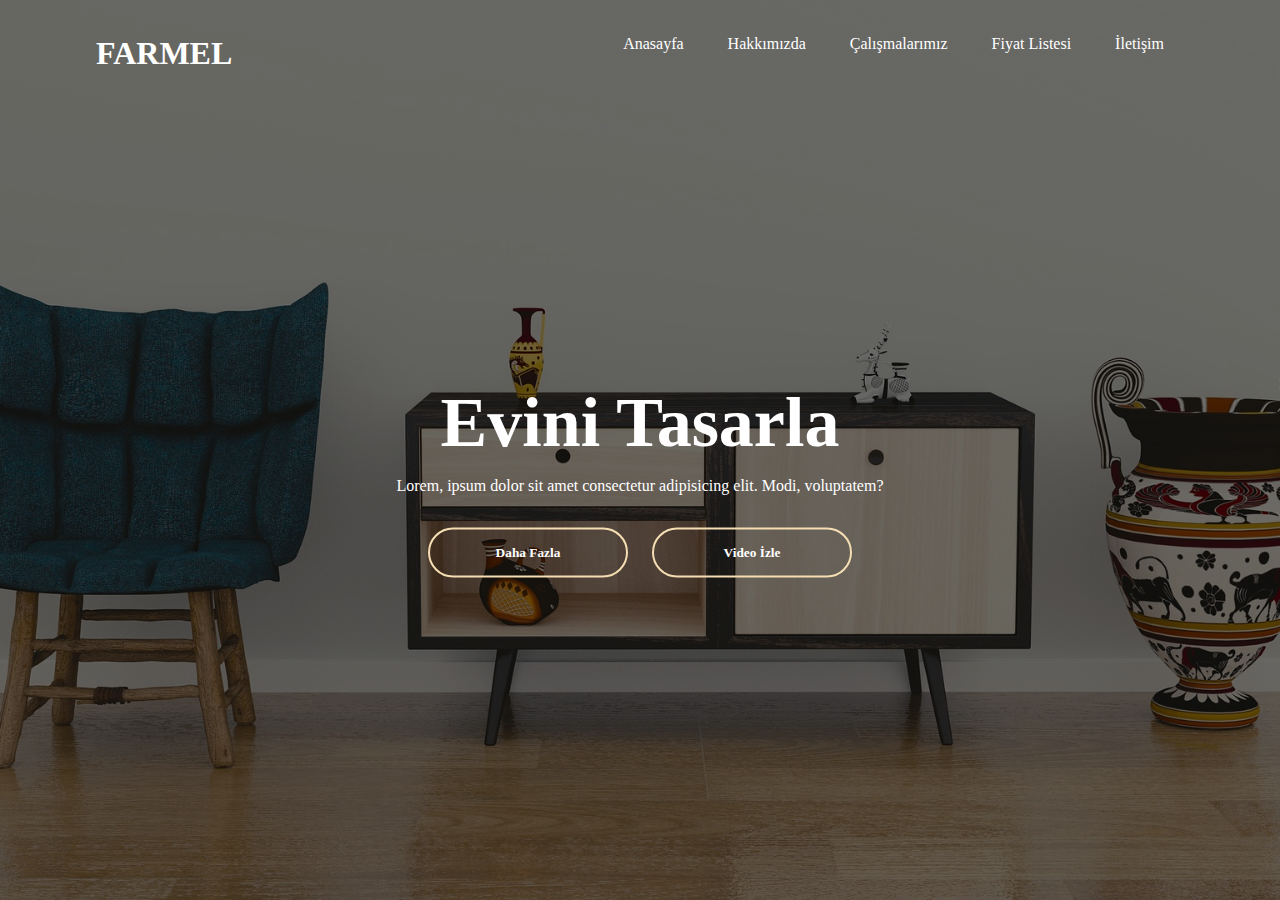
<file: Mimarlık/index.html>
<html lang="en">
<head>
    <meta charset="UTF-8">
    <meta name="viewport" content="width=device-width, initial-scale=1.0">
    <title>Farmel Mimarlık | Ömer Deniz</title>
    <link rel="stylesheet" href="style.css">
</head>
<body>
    <!-- banner baslangic -->
    <div class="banner">
         <div class="navbar">
           <h1 class="logo"> FARMEL</h1>
           <ul>
            <li><a href="#">Anasayfa</a></li>
            <li><a href="#">Hakkımızda</a></li>
            <li><a href="#">Çalışmalarımız</a></li>
            <li><a href="#">Fiyat Listesi</a></li>
            <li><a href="#">İletişim</a></li>
           </ul>
         </div>
         <div class="content">
            <h2>Evini Tasarla</h2>
            <p>Lorem, ipsum dolor sit amet consectetur adipisicing elit. Modi, voluptatem?</p>
         <div>
            <button><span></span>Daha Fazla</button>
            <button><span></span>Video İzle</button>
         </div>
        </div>
    </div>
    <!--  banner end -->
</body>
</html>
</file>
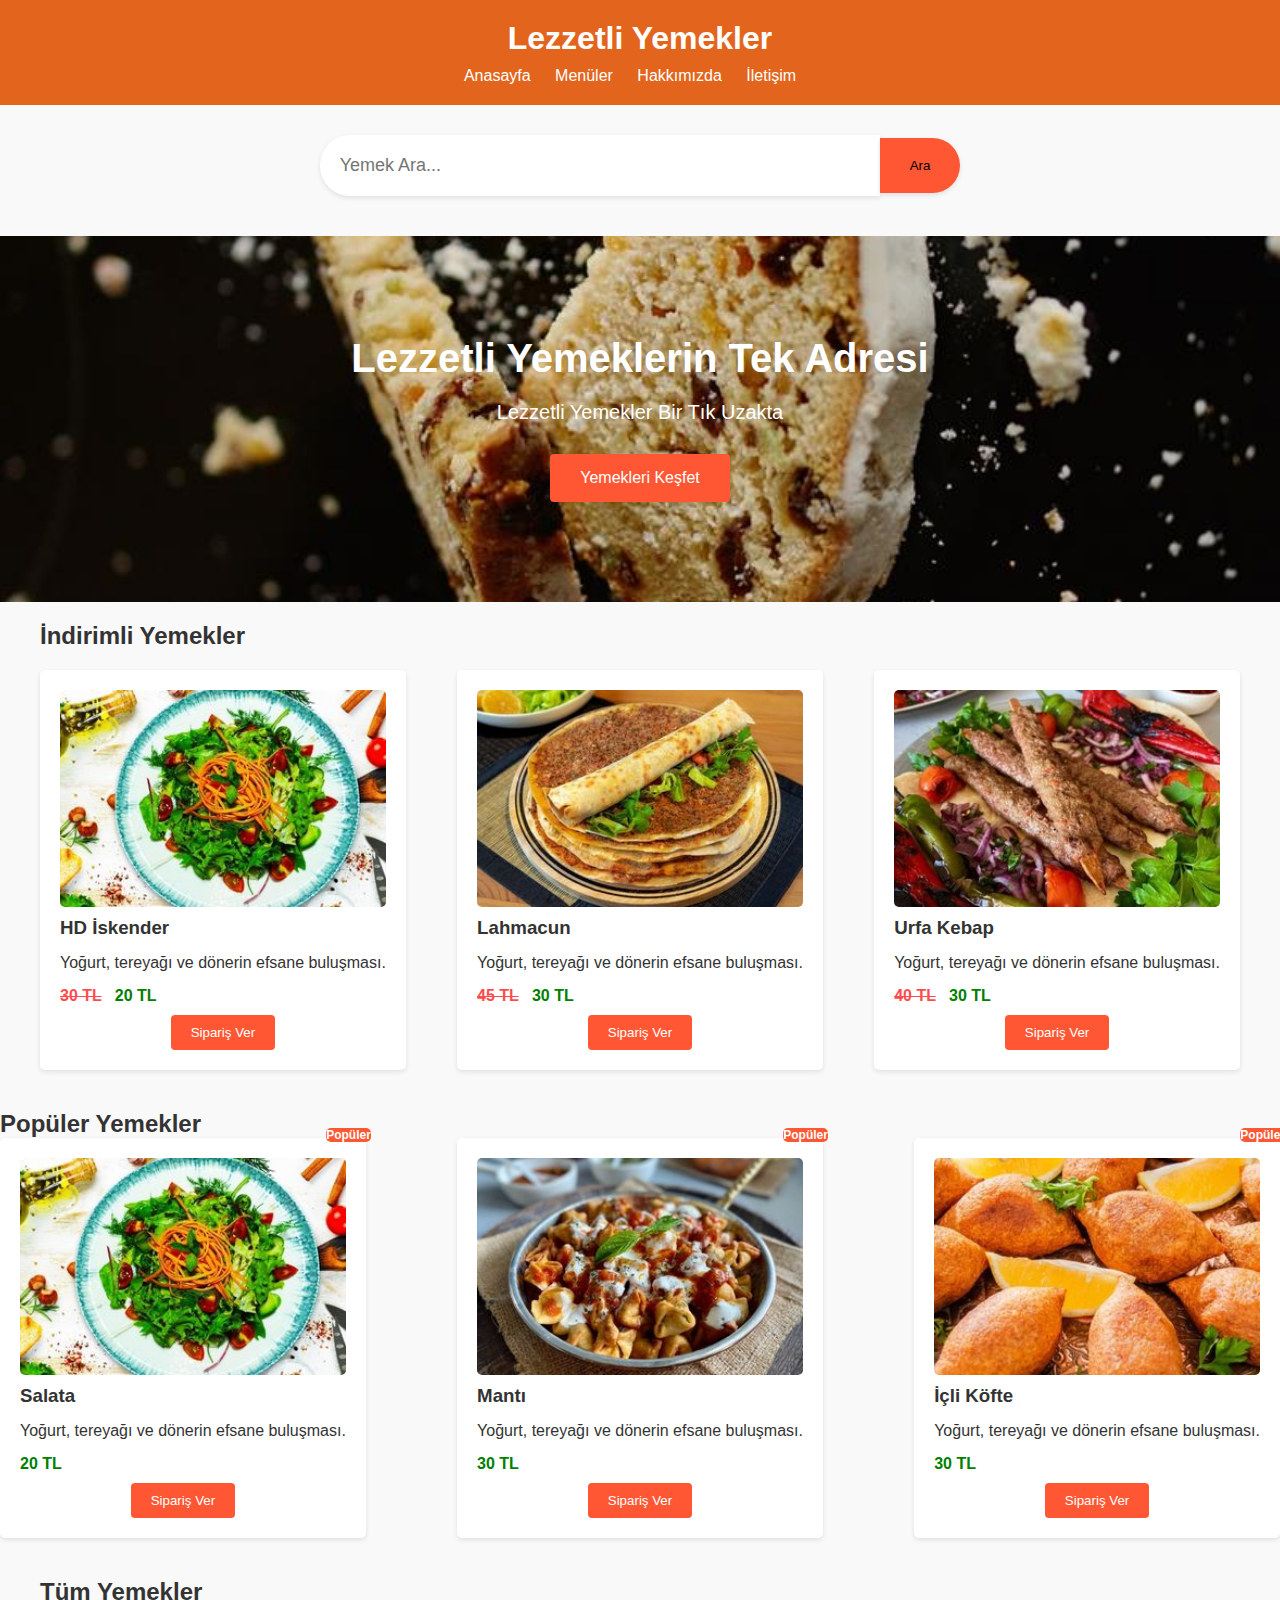
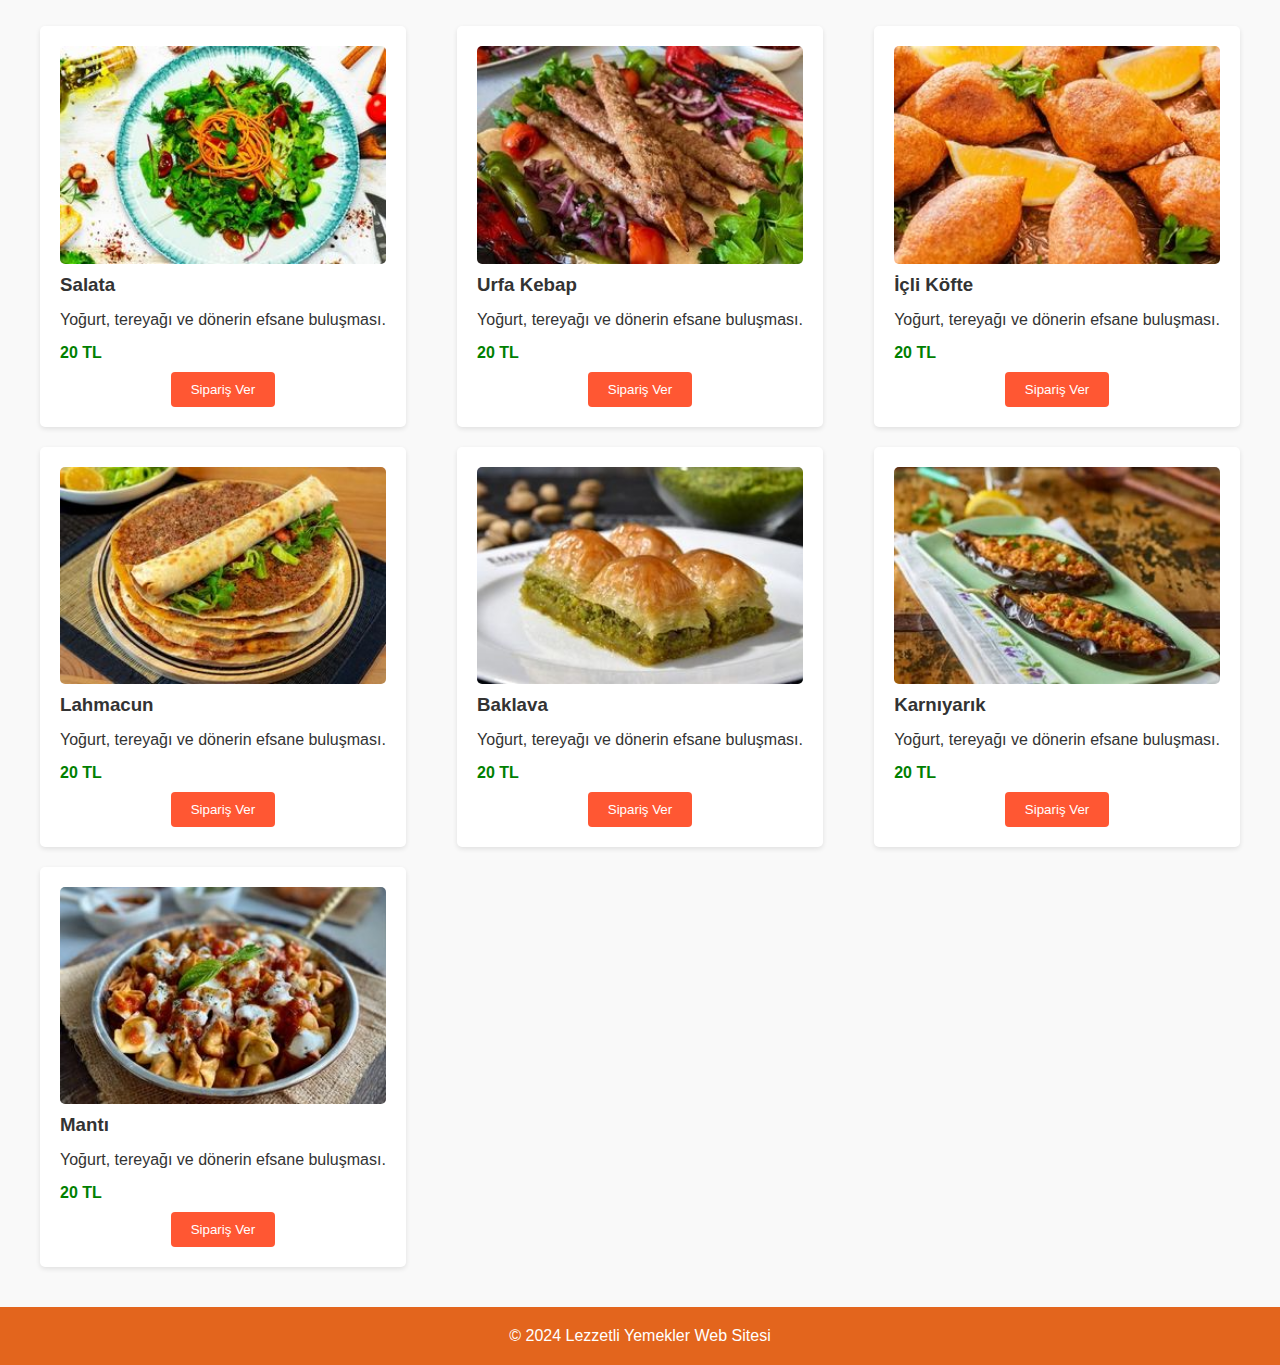
<file: yemek/index.html>
<html lang="en">
<head>
    <meta charset="UTF-8">
    <meta name="viewport" content="width=device-width, initial-scale=1.0">
    <title>Yemek Sitesi</title>
    <link rel="stylesheet" href="style.css">
</head>
<body>
    <header>
        <h1>Lezzetli Yemekler</h1>

        <nav>
            <ul>
                <li><a href="#">Anasayfa</a></li>
                <li><a href="#">Menüler</a></li>
                <li><a href="#">Hakkımızda</a></li>
                <li><a href="#">İletişim</a></li>
            </ul>
        </nav>
    </header>

    <div class="search-container">
        <input type="text" placeholder="Yemek Ara...">
        <button type="submit">Ara</button>
    </div>
    <div class="hero">
        <h1>Lezzetli Yemeklerin Tek Adresi</h1>
        <p>Lezzetli Yemekler Bir Tık Uzakta</p>
        <a href="#" class="button">Yemekleri Keşfet</a>
    </div>
<!-- indirimli yemek start -->
    <section class="promotion">
        <h2>İndirimli Yemekler</h2>
        <div class="menu-items">
        <div class="menu-item">
            <img src="img/yemek1.jpg" alt="">
            <h3>HD İskender</h3>
            <p>
                Yoğurt, tereyağı ve dönerin efsane buluşması.
            </p>

            <span><del>30 TL</del> &nbsp; 20 TL</span>
            <button class="order-button">Sipariş Ver</button>
        </div>
        <div class="menu-item">
            <img src="img/yemek9.jpg" alt="">
            <h3>Lahmacun</h3>
            <p>
                Yoğurt, tereyağı ve dönerin efsane buluşması.
            </p>

            <span><del>45 TL</del> &nbsp; 30 TL</span>
            <button class="order-button">Sipariş Ver</button>
        </div>
        <div class="menu-item">
            <img src="img/yemek2.jpg" alt="">
            <h3>Urfa Kebap</h3>
            <p>
                Yoğurt, tereyağı ve dönerin efsane buluşması.
            </p>

            <span><del>40 TL</del> &nbsp; 30 TL</span>
            <button class="order-button">Sipariş Ver</button>
        </div>
        </div>
    </section>
    <!-- section indirimli end -->

<!-- section featured start -->
 <section>
    <h2>Popüler Yemekler</h2>
    <div class="menu-items">
    <div class="menu-item">
        <img src="img/yemek1.jpg" alt="">
        <h3>Salata</h3>
        <p>
            Yoğurt, tereyağı ve dönerin efsane buluşması.
        </p>

        <span>20 TL</span>
        <button class="order-button">Sipariş Ver</button>
        <span class="tag">Popüler</span>
    </div>
    <div class="menu-item">
        <img src="img/yemek8.jpg" alt="">
        <h3>Mantı</h3>
        <p>
            Yoğurt, tereyağı ve dönerin efsane buluşması.
        </p>

        <span>30 TL</span>
        <button class="order-button">Sipariş Ver</button>
        <span class="tag">Popüler</span>
    </div>
    <div class="menu-item">
        <img src="img/yemek3.jpg" alt="">
        <h3>İçli Köfte</h3>
        <p>
            Yoğurt, tereyağı ve dönerin efsane buluşması.
        </p>

        <span>30 TL</span>
        <button class="order-button">Sipariş Ver</button>
        <span class="tag">Popüler</span>
    </div>
</div>
 </section>
 <!-- section featured end -->
  <!-- section menu start -->
  <section class="menu">
    <h2>Tüm Yemekler</h2>
    <div class="menu-items">
        <div class="menu-item">
            <img src="img/yemek1.jpg" alt="">
            <h3>Salata</h3>
            <p>
                Yoğurt, tereyağı ve dönerin efsane buluşması.
            </p>
    
            <span>20 TL</span>
            <button class="order-button">Sipariş Ver</button>
        </div>
        <div class="menu-item">
            <img src="img/yemek2.jpg" alt="">
            <h3>Urfa Kebap</h3>
            <p>
                Yoğurt, tereyağı ve dönerin efsane buluşması.
            </p>
    
            <span>20 TL</span>
            <button class="order-button">Sipariş Ver</button>
        </div>
        <div class="menu-item">
            <img src="img/yemek3.jpg" alt="">
            <h3>İçli Köfte</h3>
            <p>
                Yoğurt, tereyağı ve dönerin efsane buluşması.
            </p>
    
            <span>20 TL</span>
            <button class="order-button">Sipariş Ver</button>
        </div>
        <div class="menu-item">
            <img src="img/yemek9.jpg" alt="">
            <h3>Lahmacun</h3>
            <p>
                Yoğurt, tereyağı ve dönerin efsane buluşması.
            </p>
    
            <span>20 TL</span>
            <button class="order-button">Sipariş Ver</button>
        </div>
        <div class="menu-item">
            <img src="img/yemek5.jpg" alt="">
            <h3>Baklava</h3>
            <p>
                Yoğurt, tereyağı ve dönerin efsane buluşması.
            </p>
    
            <span>20 TL</span>
            <button class="order-button">Sipariş Ver</button>
        </div>
        <div class="menu-item">
            <img src="img/yemek7.jpg" alt="">
            <h3>Karnıyarık</h3>
            <p>
                Yoğurt, tereyağı ve dönerin efsane buluşması.
            </p>
    
            <span>20 TL</span>
            <button class="order-button">Sipariş Ver</button>
        </div>
        <div class="menu-item">
            <img src="img/yemek8.jpg" alt="">
            <h3>Mantı</h3>
            <p>
                Yoğurt, tereyağı ve dönerin efsane buluşması.
            </p>
    
            <span>20 TL</span>
            <button class="order-button">Sipariş Ver</button>
        </div>

    </div>
  </section>
  <!-- section menu end -->

  <footer class="footer">
    <p>&copy; 2024 Lezzetli Yemekler Web Sitesi</p>
  </footer>
</body>
</html>
</file>
<file: Mimarlık/style.css>
*{
    margin: 0;
    padding: 0;
    box-sizing: border-box;
    font-family: Georgia, 'Times New Roman', Times, serif;
}

.banner{
    width: 100%;
    height: 100vh;
    background-image: linear-gradient(rgba(0, 0, 0, 0.55),rgba(0, 0, 0, 0.55)), url("img/resim2.jpg");
    background-size: cover;
    background-position: center;
} 

.navbar{
    width: 85%;
    margin: 0 auto;
    padding: 35px 0;
    display: flex;
    justify-content: space-between;
}

.logo{
    color: white;
    cursor: pointer;
}

.navbar ul li{
    list-style: none;
    display: inline-block;
    margin: 0 20px;
    position: relative;
}

.navbar ul li a{
    color: white;
    text-decoration: none;
}

.navbar ul li::after{
    content: "";
    width: 0%;
    height: 3px;
    background-color: wheat;
    position: absolute;
    left: 0;
    bottom: -7px;
    transition: 500ms all;
    -webkit-transition: 500ms all;
    -moz-transition: 500ms all;
    -ms-transition: 500ms all;
    -o-transition: 500ms all;
}

.navbar ul li:hover::after{
    width: 100%;
}

.content{
    width: 100%;
    position: absolute;
    top: 50%;
    text-align: center;
    color: white;
    transform: translateY(-50%);
    -webkit-transform: translateY(-50%);
    -moz-transform: translateY(-50%);
    -ms-transform: translateY(-50%);
    -o-transform: translateY(-50%);
}

.content h2{
    font-size: 70px;
    margin-top: 80px;
}

.content p{
    margin: 20px auto;
    line-height: 5px;
}

button{
    width: 200px;
    padding: 15px 0;
    text-align: center;
    margin: 20px 10px;
    border-radius: 25px;
    font-weight: bold;
    border: 2px solid wheat;
    background-color: transparent;
    color: white;
    cursor: pointer;
    position: relative;
    overflow: hidden;
}

span{
    background-color: wheat;
    width: 0;
    height: 100%;
    position: absolute;
    bottom: 0;
    left: 0;
    border-radius: 25px;
    z-index: -1;
    transition: 500ms all;
    -webkit-transition: 500ms all;
    -moz-transition: 500ms all;
    -ms-transition: 500ms all;
    -o-transition: 500ms all;
}

button:hover span{
    width: 100%;
}

button:hover{
    border: none;
}
</file>
<file: yemek/style.css>
*{
    margin: 0;
    padding: 0;
    box-sizing: border-box;
}

body{
    font-family: Arial, Helvetica, sans-serif;
    background-color: #f9f9f9;
    color: #333;
}

header{
    background-color: #e3651d;
    color: #fff;
    padding: 20px 0px;
    text-align: center;
}

header h1{
    margin-bottom: 10px;
}

nav ul{
    list-style: none;
}

nav ul li{
    display: inline-block;
    margin-right: 20px;
}

nav ul li a{
    color: #fff;
    text-decoration: none;
}

nav ul li a:hover{
    text-decoration: underline;
}

.search-container{
    max-width: 800px;
    margin: 30px auto 40px;
    display: flex;
    justify-content: center;
    align-items: center;
    flex-wrap: wrap;
}

.search-container input[type="text"]{
    padding: 20px;
    width: 70%;
    border-radius:30px 0 0 30px;
    border: none;
    outline: none;
    font-size: 18px;
    box-shadow: 0 2px 5px rgba(0, 0, 0, 0.1);
    -webkit-border-radius:30px 0 0 30px;
    -moz-border-radius:30px 0 0 30px;
    -ms-border-radius:30px 0 0 30px;
    -o-border-radius:30px 0 0 30px;
}

.search-container button{
    padding: 20px 30px;
    box-shadow: 0 2px 5px rgba(0, 0, 0, 0.1);
    background-color: #ff5733;
    border-radius: 0 30px 30px 0;
    border: none;
    outline: none;
    -webkit-border-radius: 0 30px 30px 0;
    -moz-border-radius: 0 30px 30px 0;
    -ms-border-radius: 0 30px 30px 0;
    -o-border-radius: 0 30px 30px 0;
}

.search-container button:hover{
    background-color: #ff3d00;
}

.hero{
    background-image: url("img/bgekran.jpg");
    background-size: cover;
    background-position: center;
    color: #fff;
    text-align: center;
    padding: 100px 0px;
}

.hero h1{
    font-size: 40px;
    margin-bottom: 20px;
}

.hero p{
    font-size: 20px;
    margin-bottom: 30px;
}

.button{
    display: inline-block;
    background-color: #ff5733;
    color: #fff;
    padding: 15px 30px;
    text-decoration: none;
    border-radius: 4px;
    transition: 300ms all;
    -webkit-transition: 300ms all;
    -moz-transition: 300ms all;
    -ms-transition: 300ms all;
    -o-transition: 300ms all;
}

.order-button{
    display: block;
    margin: 0 auto;
    margin-top: 10px !important;
    background-color: #ff5733;
    color: #fff;
    padding: 10px 20px;
    border-radius: 4px;
    border: none;
    outline: none;
    cursor: pointer;
    transition: 300ms all;
    -webkit-transition: 300ms all;
    -moz-transition: 300ms all;
    -ms-transition: 300ms all;
    -o-transition: 300ms all;
}

.button:hover, .order-button:hover{
    background-color: #ff3d00;
}

.promotion, .featured, .menu{
    max-width: 1200px;
    margin: 20px auto;
    position: relative;
}

.promotion h2, .featured h2, .menu h2{
    margin-bottom: 20px;
}

.menu-items{
    display: flex;
    justify-content: space-between;
    flex-wrap: wrap;
}

.menu-item{
    width: calc(33.333%-20px);
    background-color: #fff;
    border-radius: 5px;
    box-shadow: 0 2px 5px rgba(0, 0, 0, 0.1);
    padding: 20px;
    margin-bottom: 20px;
    position: relative;
}

.menu-item:hover{
    transition: 300ms all;
    -webkit-transition: 300ms all;
    -moz-transition: 300ms all;
    -ms-transition: 300ms all;
    -o-transition: 300ms all;
    transform: scale(1.03);
    -webkit-transform: scale(1.03);
    -moz-transform: scale(1.03);
    -ms-transform: scale(1.03);
    -o-transform: scale(1.03);
}

.menu-item img{
    width: 100%;
    border-radius: 5px;
    margin-bottom: 10px;
}

.menu-item h3,  .menu-item p{
    margin-bottom: 15px;
}
.menu-item span{
    display: block;
    font-weight: bold;
    color: green;
}

del{
    color: red;
    opacity: 0.7;
}

.tag{
    background-color: #ff5733;
    color: #fff !important;
    padding: 5px 10 px;
    border-radius: 5px;
    -webkit-border-radius: 5px;
    -moz-border-radius: 5px;
    -ms-border-radius: 5px;
    -o-border-radius: 5px;
    position: absolute;
    font-size: 12px;
    top: -10px;
    right: -5px;
}

.footer {
    background-color: #e3651d;
    color: #fff;
    text-align: center;
    padding: 20px 0px;
    width: 100%;
}

@media only screen and (max-width: 480px){
    .menu{
        text-align: center;
    }

    .promotion, .featured{
        text-align: center;
    }

    .menu-item{
        width: 90%;
        margin: 15px auto;
    }
}
</file>
